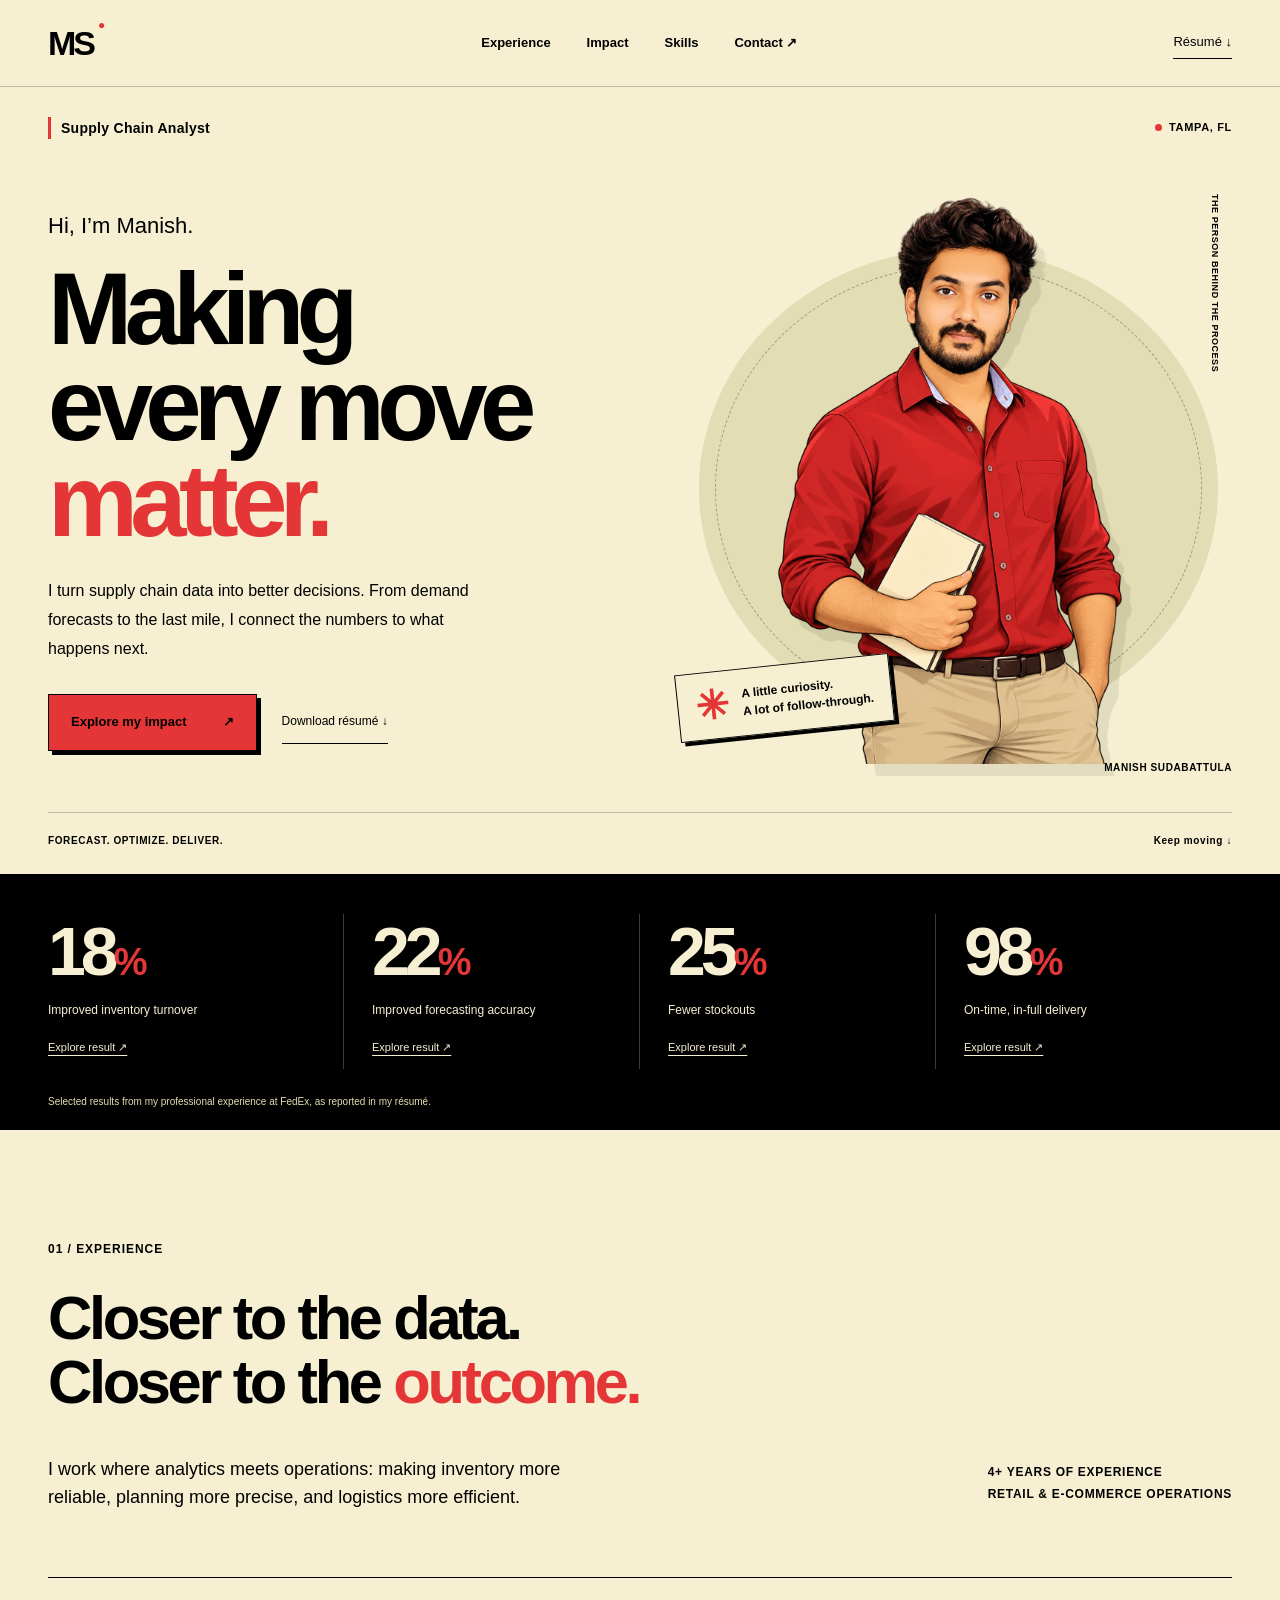
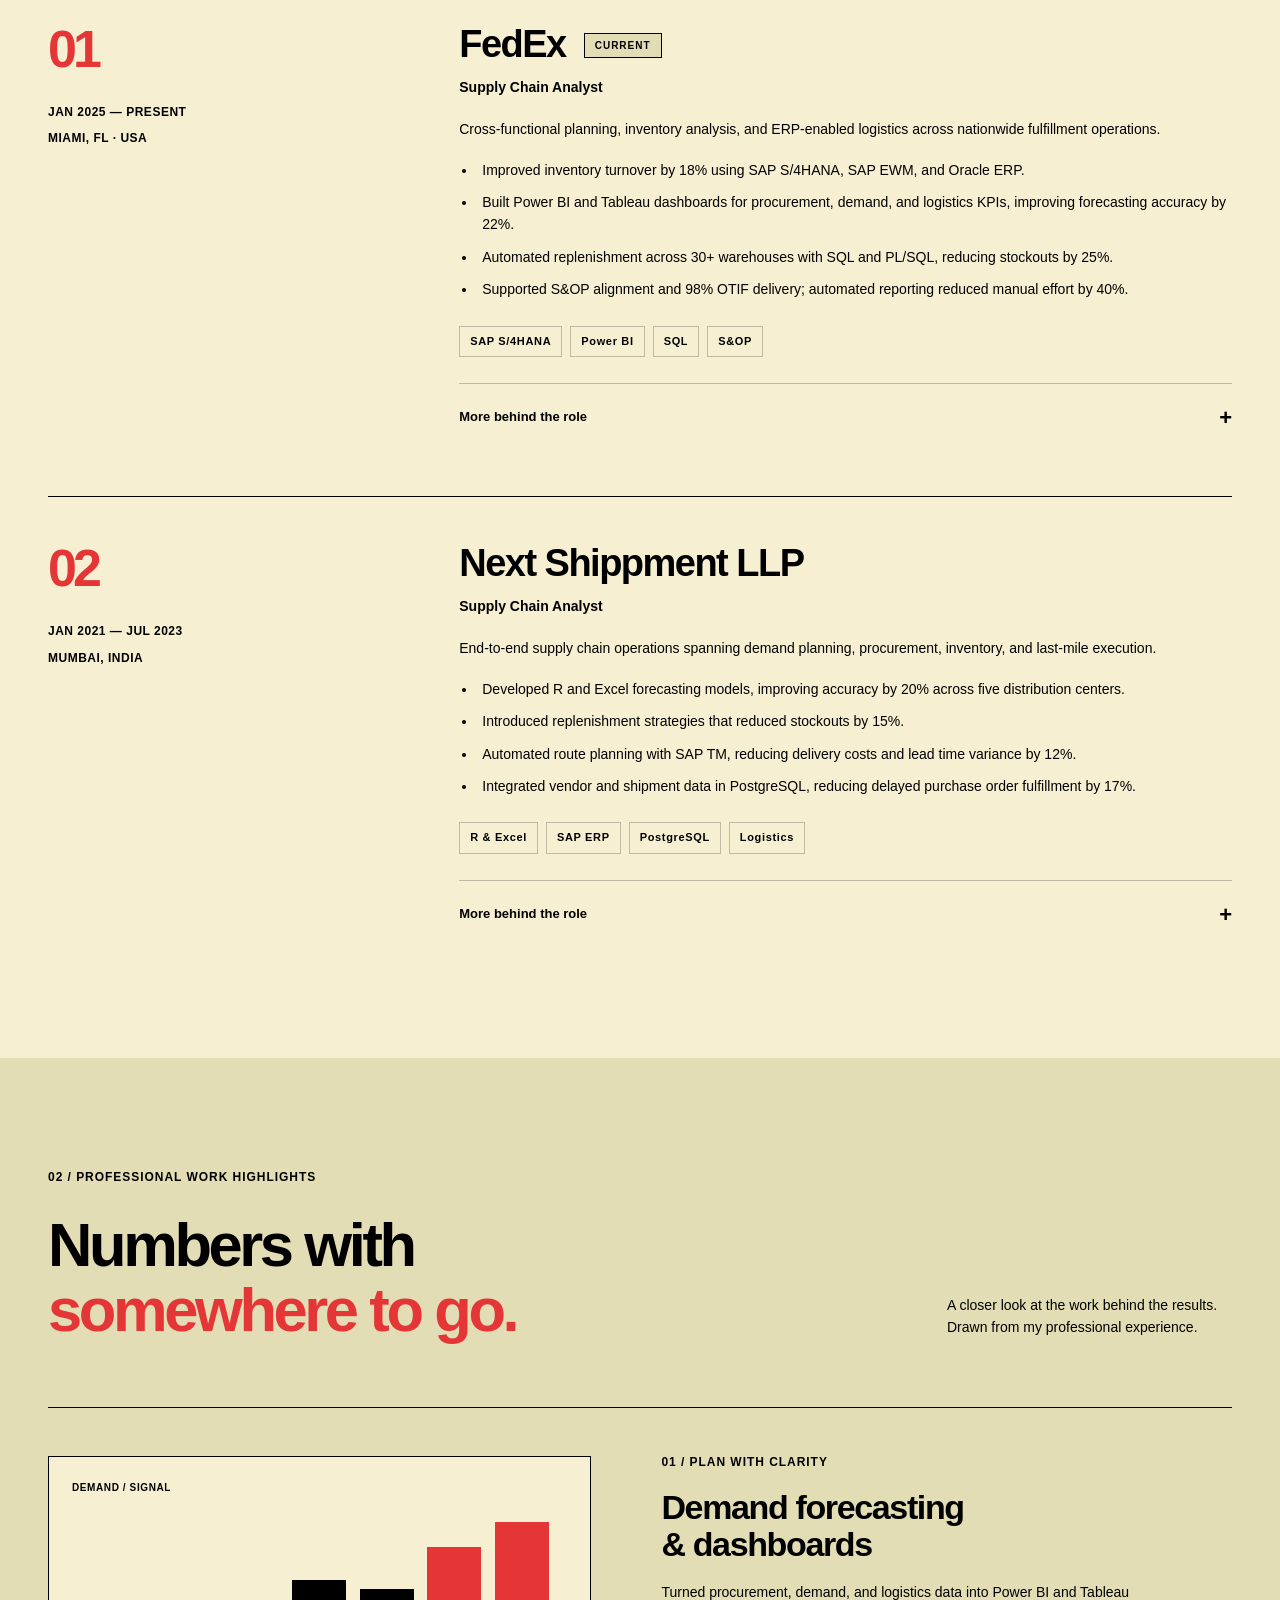
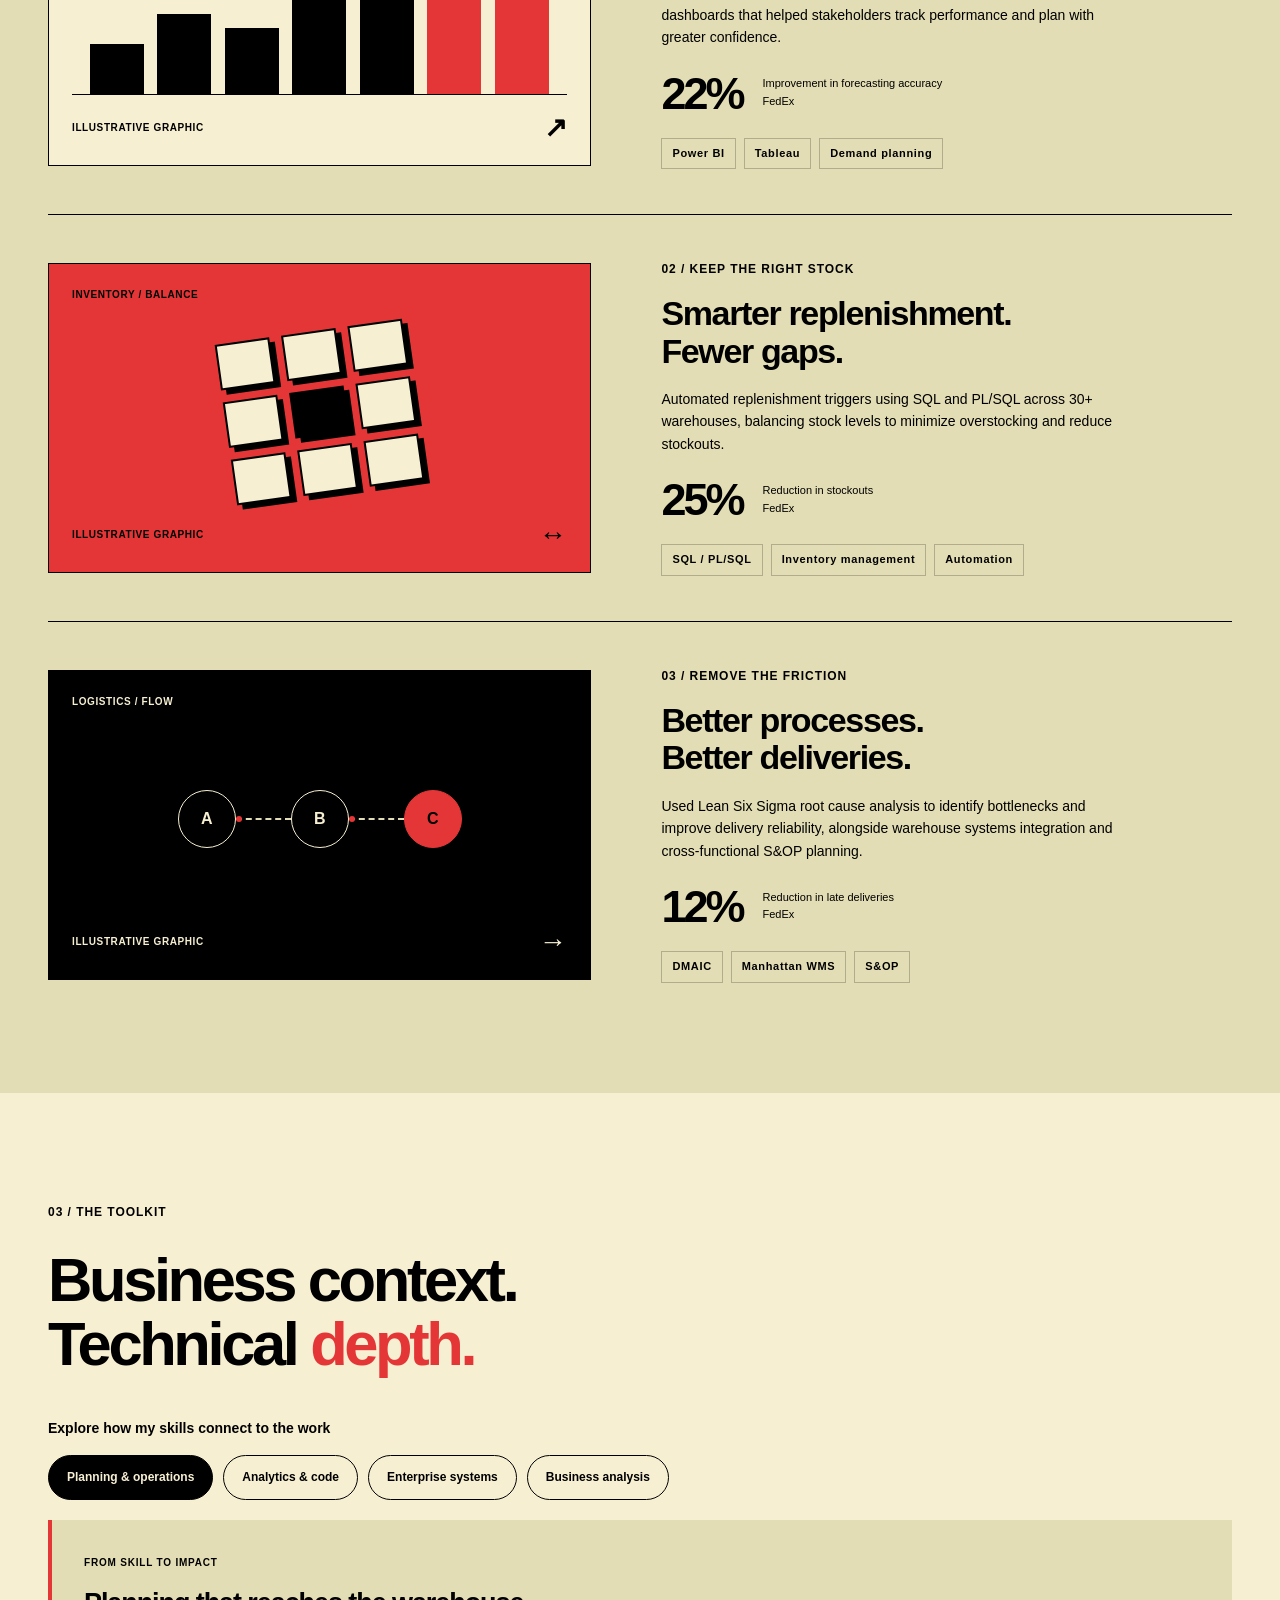
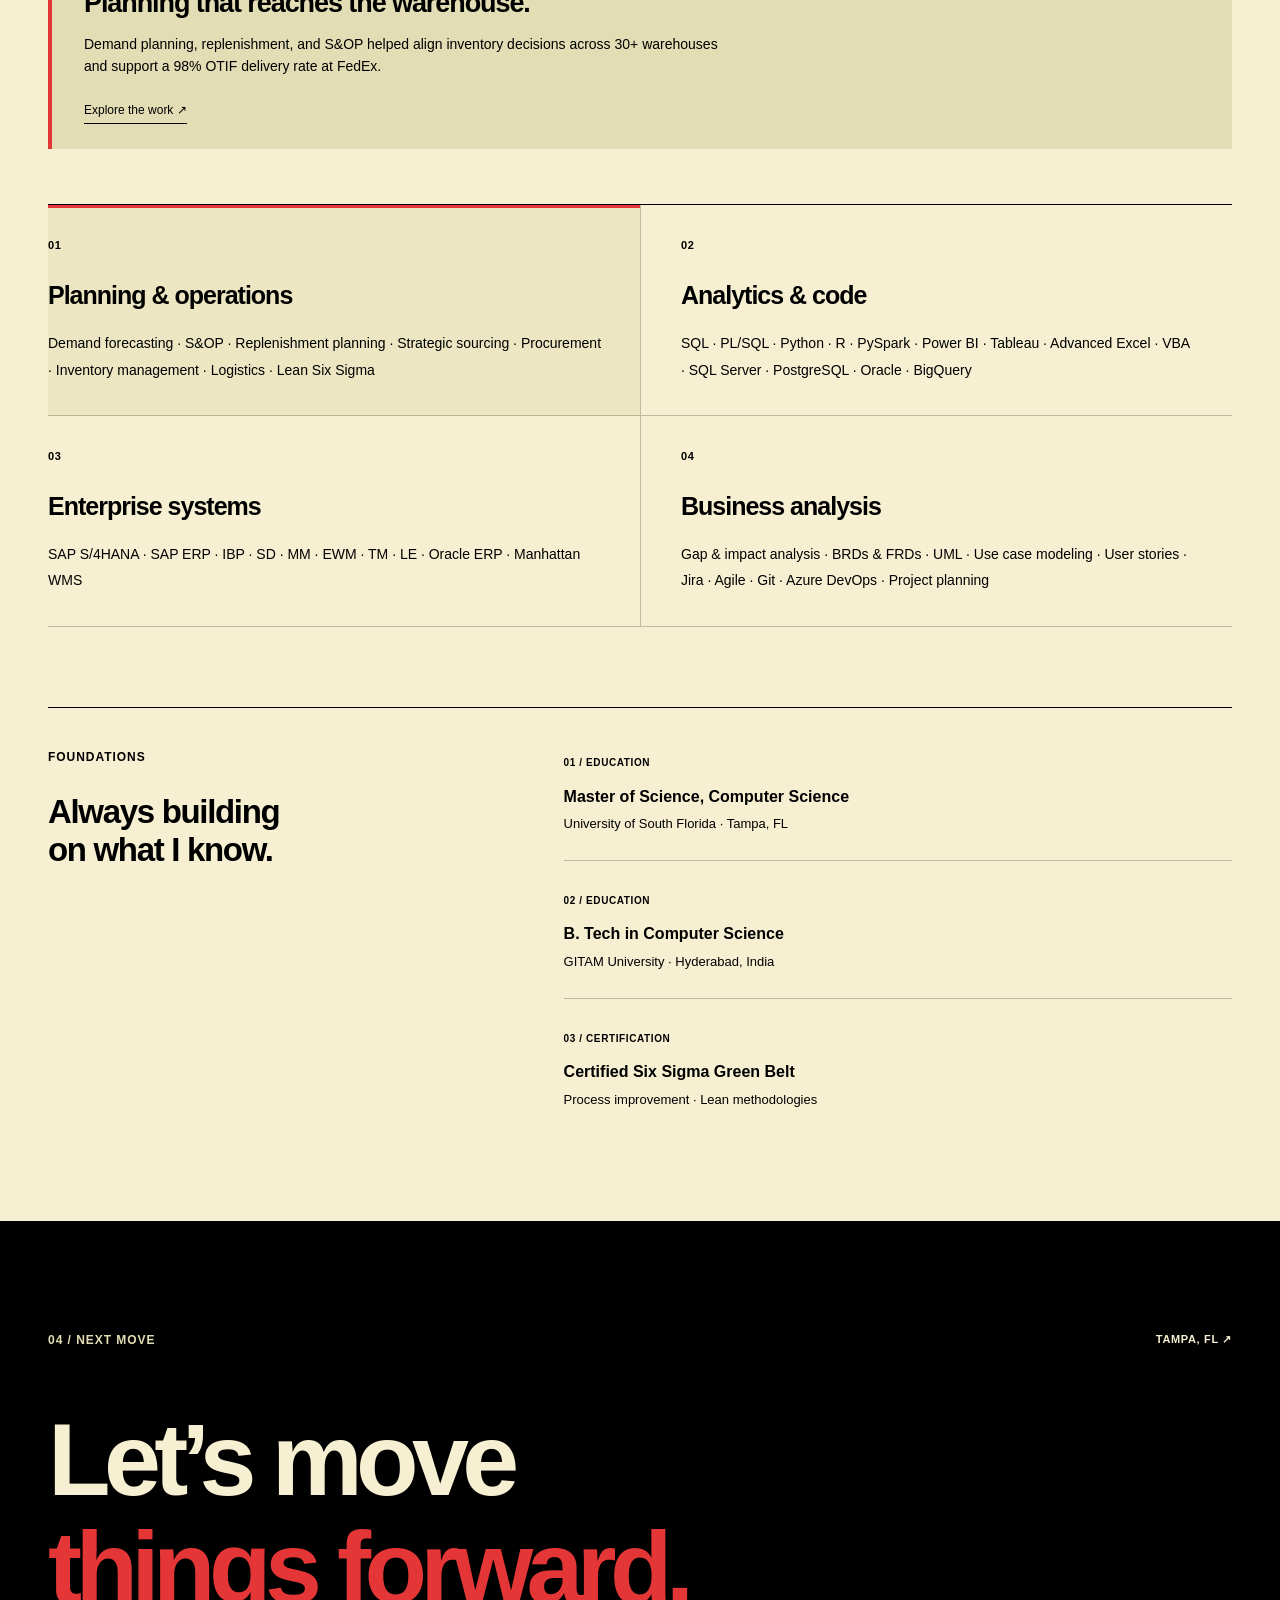
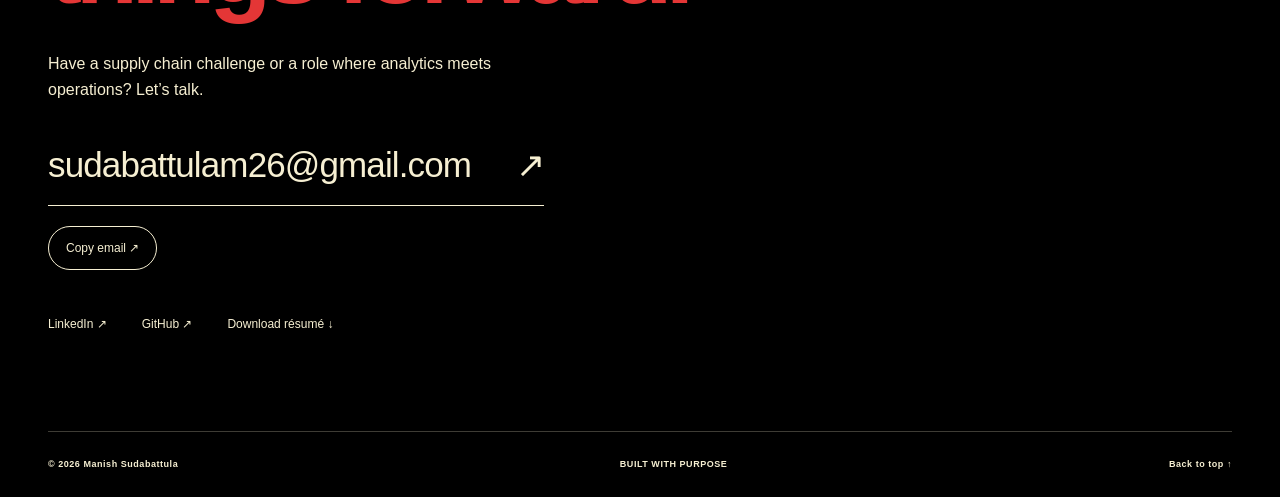
<file: index.html>
<!doctype html>
<html lang="en">
<head>
<meta charset="utf-8"><meta name="viewport" content="width=device-width, initial-scale=1">
<meta name="description" content="Manish Sudabattula — Supply Chain Analyst in Tampa, Florida. Forecasting, inventory optimization, logistics, and analytics that move operations forward.">
<meta name="theme-color" content="#F6EFD2"><title>Manish Sudabattula | Supply Chain Analyst</title>
<link rel="stylesheet" href="styles.css"><script src="script.js" defer></script>
</head>
<body>
<div class="reading-progress" aria-hidden="true"><span></span></div>
<a class="skip-link" href="#main">Skip to content</a>
<header class="header"><nav class="shell nav" aria-label="Primary navigation">
<a class="brand" href="#top" aria-label="Manish Sudabattula home">MS<span aria-hidden="true">●</span></a>
<div class="nav-links"><a href="#experience">Experience</a><a href="#impact">Impact</a><a href="#skills">Skills</a><a href="#contact">Contact ↗</a></div>
<a class="nav-resume" href="assets/manish-sudabattula-resume.docx" download>Résumé ↓</a>
</nav></header>
<main id="main">
<section class="hero shell" id="top" aria-labelledby="hero-title">
<div class="hero-topline"><span class="role-label">Supply Chain Analyst</span><span><i class="location-dot" aria-hidden="true"></i>TAMPA, FL</span></div>
<div class="hero-grid"><div class="hero-copy">
<p class="intro">Hi, I’m Manish.</p><h1 id="hero-title">Making<br>every move<br><span class="red">matter.</span></h1>
<p class="hero-description">I turn supply chain data into better decisions. From demand forecasts to the last mile, I connect the numbers to what happens next.</p>
<div class="hero-actions"><a class="button" href="#impact">Explore my impact <span aria-hidden="true">↗</span></a><a class="underlink" href="assets/manish-sudabattula-resume.docx" download>Download résumé ↓</a></div>
</div><div class="portrait-stage">
<span class="portrait-label">THE PERSON BEHIND THE PROCESS</span><div class="portrait-disc" aria-hidden="true"></div>
<div class="portrait-body"><div class="portrait-still"><img class="portrait" src="assets/manish-character.png" width="1024" height="1536" alt="Illustrated portrait of Manish with wavy black hair, a beard, and a red shirt." fetchpriority="high"></div></div>
<div class="portrait-note"><span class="note-star" aria-hidden="true">✳</span><span>A little curiosity.<br>A lot of follow-through.</span></div>
<span class="portrait-caption">MANISH SUDABATTULA</span>
</div></div>
<div class="hero-bottom"><span>FORECAST. OPTIMIZE. DELIVER.</span><a href="#experience">Keep moving ↓</a></div>
</section>
<section class="metrics" aria-label="Selected professional results"><div class="shell metrics-grid">
<div><strong>18<span>%</span></strong><p>Improved inventory turnover</p><a class="metric-link" href="#experience">Explore result ↗</a></div>
<div><strong>22<span>%</span></strong><p>Improved forecasting accuracy</p><a class="metric-link" href="#forecasting">Explore result ↗</a></div>
<div><strong>25<span>%</span></strong><p>Fewer stockouts</p><a class="metric-link" href="#inventory">Explore result ↗</a></div>
<div><strong>98<span>%</span></strong><p>On-time, in-full delivery</p><a class="metric-link" href="#logistics">Explore result ↗</a></div>
</div><p class="metrics-source shell">Selected results from my professional experience at FedEx, as reported in my résumé.</p></section>
<section class="section shell" id="experience">
<div class="section-heading"><p class="eyebrow">01 / EXPERIENCE</p><h2>Closer to the data.<br>Closer to the <span class="red">outcome.</span></h2></div>
<div class="experience-intro"><p>I work where analytics meets operations: making inventory more reliable, planning more precise, and logistics more efficient.</p><span class="small-label">4+ YEARS OF EXPERIENCE<br>RETAIL & E-COMMERCE OPERATIONS</span></div>
<div class="timeline">
<article class="job"><div class="job-meta"><span class="job-number">01</span><p>JAN 2025 — PRESENT</p><p>MIAMI, FL · USA</p></div><div class="job-content">
<h3>FedEx <span class="job-tag">CURRENT</span></h3><h4>Supply Chain Analyst</h4>
<p>Cross-functional planning, inventory analysis, and ERP-enabled logistics across nationwide fulfillment operations.</p>
<ul><li>Improved inventory turnover by 18% using SAP S/4HANA, SAP EWM, and Oracle ERP.</li><li>Built Power BI and Tableau dashboards for procurement, demand, and logistics KPIs, improving forecasting accuracy by 22%.</li><li>Automated replenishment across 30+ warehouses with SQL and PL/SQL, reducing stockouts by 25%.</li><li>Supported S&OP alignment and 98% OTIF delivery; automated reporting reduced manual effort by 40%.</li></ul>
<div class="tags"><span>SAP S/4HANA</span><span>Power BI</span><span>SQL</span><span>S&OP</span></div><details class="role-details"><summary>More behind the role <span aria-hidden="true">+</span></summary><div><p>Integrated Manhattan WMS with SAP to improve pick-and-pack efficiency and reduce shipment errors by 15%.</p><p>Created BRDs, FRDs, and UML diagrams to translate operational needs into ERP enhancements and automation specifications.</p></div></details>
</div></article>
<article class="job"><div class="job-meta"><span class="job-number">02</span><p>JAN 2021 — JUL 2023</p><p>MUMBAI, INDIA</p></div><div class="job-content">
<h3>Next Shippment LLP</h3><h4>Supply Chain Analyst</h4>
<p>End-to-end supply chain operations spanning demand planning, procurement, inventory, and last-mile execution.</p>
<ul><li>Developed R and Excel forecasting models, improving accuracy by 20% across five distribution centers.</li><li>Introduced replenishment strategies that reduced stockouts by 15%.</li><li>Automated route planning with SAP TM, reducing delivery costs and lead time variance by 12%.</li><li>Integrated vendor and shipment data in PostgreSQL, reducing delayed purchase order fulfillment by 17%.</li></ul>
<div class="tags"><span>R & Excel</span><span>SAP ERP</span><span>PostgreSQL</span><span>Logistics</span></div><details class="role-details"><summary>More behind the role <span aria-hidden="true">+</span></summary><div><p>Conducted gap analysis, change impact assessments, and project planning for SAP upgrades.</p><p>Translated business requirements into technical specifications and Jira user stories, connecting operations and development teams through Agile delivery.</p></div></details>
</div></article></div>
</section>
<section class="impact-section section" id="impact"><div class="shell">
<div class="section-heading impact-heading"><div><p class="eyebrow">02 / PROFESSIONAL WORK HIGHLIGHTS</p><h2>Numbers with<br><span class="red">somewhere to go.</span></h2></div><p>A closer look at the work behind the results. Drawn from my professional experience.</p></div>
<article class="impact-row" id="forecasting"><div class="impact-visual forecast-art" aria-hidden="true"><div class="art-top">DEMAND / SIGNAL</div><div class="bar-chart"><i style="--h:28%"></i><i style="--h:45%"></i><i style="--h:37%"></i><i style="--h:64%"></i><i style="--h:59%"></i><i style="--h:82%"></i><i style="--h:96%"></i></div><div class="art-bottom">ILLUSTRATIVE GRAPHIC <span>↗</span></div></div><div class="impact-copy"><p class="eyebrow">01 / PLAN WITH CLARITY</p><h3>Demand forecasting<br>& dashboards</h3><p>Turned procurement, demand, and logistics data into Power BI and Tableau dashboards that helped stakeholders track performance and plan with greater confidence.</p><div class="result"><strong>22%</strong><span>Improvement in forecasting accuracy<br>FedEx</span></div><div class="tags"><span>Power BI</span><span>Tableau</span><span>Demand planning</span></div></div></article>
<article class="impact-row" id="inventory"><div class="impact-visual inventory-art" aria-hidden="true"><div class="art-top">INVENTORY / BALANCE</div><div class="box-grid"><span></span><span></span><span></span><span></span><span></span><span></span><span></span><span></span><span></span></div><div class="art-bottom">ILLUSTRATIVE GRAPHIC <span>↔</span></div></div><div class="impact-copy"><p class="eyebrow">02 / KEEP THE RIGHT STOCK</p><h3>Smarter replenishment.<br>Fewer gaps.</h3><p>Automated replenishment triggers using SQL and PL/SQL across 30+ warehouses, balancing stock levels to minimize overstocking and reduce stockouts.</p><div class="result"><strong>25%</strong><span>Reduction in stockouts<br>FedEx</span></div><div class="tags"><span>SQL / PL/SQL</span><span>Inventory management</span><span>Automation</span></div></div></article>
<article class="impact-row" id="logistics"><div class="impact-visual logistics-art" aria-hidden="true"><div class="art-top">LOGISTICS / FLOW</div><div class="route"><span>A</span><i></i><span>B</span><i></i><span>C</span></div><div class="art-bottom">ILLUSTRATIVE GRAPHIC <span>→</span></div></div><div class="impact-copy"><p class="eyebrow">03 / REMOVE THE FRICTION</p><h3>Better processes.<br>Better deliveries.</h3><p>Used Lean Six Sigma root cause analysis to identify bottlenecks and improve delivery reliability, alongside warehouse systems integration and cross-functional S&OP planning.</p><div class="result"><strong>12%</strong><span>Reduction in late deliveries<br>FedEx</span></div><div class="tags"><span>DMAIC</span><span>Manhattan WMS</span><span>S&OP</span></div></div></article>
</div></section>
<section class="section shell" id="skills"><div class="section-heading"><p class="eyebrow">03 / THE TOOLKIT</p><h2>Business context.<br>Technical <span class="red">depth.</span></h2></div>
<div class="expertise-explorer" hidden><p class="explorer-label" id="explorer-label">Explore how my skills connect to the work</p><div class="expertise-controls" role="group" aria-labelledby="explorer-label"><button type="button" data-focus="planning" aria-pressed="true">Planning & operations</button><button type="button" data-focus="analytics" aria-pressed="false">Analytics & code</button><button type="button" data-focus="systems" aria-pressed="false">Enterprise systems</button><button type="button" data-focus="business" aria-pressed="false">Business analysis</button></div><div class="expertise-story" aria-live="polite" aria-atomic="true"><span class="story-label">FROM SKILL TO IMPACT</span><h3 id="expertise-title">Planning that reaches the warehouse.</h3><p id="expertise-description">Demand planning, replenishment, and S&OP helped align inventory decisions across 30+ warehouses and support a 98% OTIF delivery rate at FedEx.</p><a class="underlink" id="expertise-link" href="#inventory">Explore the work ↗</a></div></div>
<div class="skills-grid"><article><span class="skill-index">01</span><h3>Planning & operations</h3><p>Demand forecasting · S&OP · Replenishment planning · Strategic sourcing · Procurement · Inventory management · Logistics · Lean Six Sigma</p></article><article><span class="skill-index">02</span><h3>Analytics & code</h3><p>SQL · PL/SQL · Python · R · PySpark · Power BI · Tableau · Advanced Excel · VBA · SQL Server · PostgreSQL · Oracle · BigQuery</p></article><article><span class="skill-index">03</span><h3>Enterprise systems</h3><p>SAP S/4HANA · SAP ERP · IBP · SD · MM · EWM · TM · LE · Oracle ERP · Manhattan WMS</p></article><article><span class="skill-index">04</span><h3>Business analysis</h3><p>Gap & impact analysis · BRDs & FRDs · UML · Use case modeling · User stories · Jira · Agile · Git · Azure DevOps · Project planning</p></article></div>
<div class="education"><div><p class="eyebrow">FOUNDATIONS</p><h3>Always building<br>on what I know.</h3></div><div class="education-list">
<article><span>01 / EDUCATION</span><h4>Master of Science, Computer Science</h4><p>University of South Florida · Tampa, FL</p></article>
<article><span>02 / EDUCATION</span><h4>B. Tech in Computer Science</h4><p>GITAM University · Hyderabad, India</p></article>
<article><span>03 / CERTIFICATION</span><h4>Certified Six Sigma Green Belt</h4><p>Process improvement · Lean methodologies</p></article>
</div></div></section>
<section class="contact section" id="contact"><div class="shell">
<div class="contact-top"><p class="eyebrow">04 / NEXT MOVE</p><span>TAMPA, FL ↗</span></div><h2>Let’s move<br><span>things forward.</span></h2>
<p class="contact-intro">Have a supply chain challenge or a role where analytics meets operations? Let’s talk.</p>
<a class="contact-email" href="mailto:sudabattulam26@gmail.com">sudabattulam26@gmail.com <span aria-hidden="true">↗</span></a>
<div class="email-actions"><button type="button" id="copy-email" hidden>Copy email <span aria-hidden="true">↗</span></button><span id="copy-status" role="status" aria-live="polite"></span></div>
<div class="contact-links"><a href="https://www.linkedin.com/in/manishsudabattula02" target="_blank" rel="noopener noreferrer">LinkedIn ↗</a><a href="https://github.com/ManishSudabattula" target="_blank" rel="noopener noreferrer">GitHub ↗</a><a href="assets/manish-sudabattula-resume.docx" download>Download résumé ↓</a></div>
<footer><span>© <span id="year">2026</span> Manish Sudabattula</span><span>BUILT WITH PURPOSE</span><a href="#top">Back to top ↑</a></footer>
</div></section>
</main></body></html>
</file>
<file: styles.css>
:root {
  --cream:#F6EFD2;
  --khaki:#E2DDB4;
  --red:#E43636;
  --black:#000000;
  --line:rgba(0,0,0,.22)
}
* {
  box-sizing:border-box
}
html {
  scroll-behavior:smooth;
  scroll-padding-top:24px
}
body {
  margin:0;
  background:var(--cream);
  color:var(--black);
  font-family:Arial,Helvetica,sans-serif;
  line-height:1.6
}
a {
  color:inherit;
  text-decoration:none
}
a:focus-visible {
  outline:3px solid var(--red);
  outline-offset:6px
}
::selection {
  background:var(--red);
  color:var(--black)
}
.shell {
  width:min(1280px,calc(100% - 96px));
  margin-inline:auto
}
.red {
  color:var(--red)
}
.skip-link {
  position:fixed;
  top:12px;
  left:12px;
  z-index:99;
  background:var(--black);
  color:var(--cream);
  padding:12px 20px;
  transform:translateY(-160%)
}
.skip-link:focus {
  transform:none
}
.header {
  border-bottom:1px solid var(--line)
}
.nav {
  min-height:100px;
  display:flex;
  align-items:center;
  justify-content:space-between;
  gap:30px
}
.brand {
  font-size:34px;
  font-weight:900;
  letter-spacing:-3px
}
.brand span {
  font-size:12px;
  letter-spacing:0;
  vertical-align:top;
  margin-left:5px
}
.nav-links {
  display:flex;
  gap:36px;
  font-size:13px;
  font-weight:700
}
.nav-links a,.nav-resume,.underlink,.contact-links a {
  transition:color .2s
}
.nav-links a:hover,.nav-resume:hover,.underlink:hover {
  color:var(--red)
}
.nav-resume {
  font-size:13px;
  border-bottom:1px solid;
  padding:5px 0
}
.hero {
  padding-top:30px
}
.hero-topline,.hero-bottom,.portrait-label,.portrait-caption,.small-label,.eyebrow,.job-meta,.tags,.art-top,.art-bottom,.skill-index,.education-list article>span,.contact-top>span,footer {
  font-family:'Courier New',monospace;
  font-size:11px;
  font-weight:700;
  letter-spacing:1px
}
.hero-topline {
  display:flex;
  justify-content:space-between
}
.location-dot {
  display:inline-block;
  width:7px;
  height:7px;
  background:var(--red);
  border-radius:50%;
  margin-right:7px
}
.hero-grid {
  display:grid;
  grid-template-columns:1.12fr 1fr;
  gap:24px;
  align-items:center;
  padding:55px 0 48px
}
.intro {
  font-size:22px;
  margin:0 0 18px
}
h1,h2,h3,h4,p {
  margin-top:0
}
h1 {
  font-size:clamp(68px,7.9vw,112px);
  letter-spacing:-.075em;
  line-height:.95;
  margin-bottom:28px;
  font-weight:900
}
.hero-description {
  max-width:435px;
  font-size:16px;
  line-height:1.8
}
.hero-actions {
  display:flex;
  align-items:center;
  gap:25px;
  flex-wrap:wrap;
  margin-top:30px
}
.button {
  display:inline-flex;
  gap:36px;
  align-items:center;
  background:var(--red);
  color:var(--black);
  padding:17px 22px;
  font-size:13px;
  font-weight:700;
  border:1px solid var(--black);
  box-shadow:4px 4px 0 var(--black);
  transition:transform .2s,box-shadow .2s
}
.button:hover {
  transform:translate(2px,2px);
  box-shadow:2px 2px 0 var(--black)
}
.underlink {
  font-size:12px;
  border-bottom:1px solid;
  padding:6px 0
}
.portrait-stage {
  position:relative;
  height:570px;
  display:grid;
  place-items:center;
  isolation:isolate
}
.portrait-disc {
  position:absolute;
  width:95%;
  aspect-ratio:1;
  border-radius:50%;
  background:var(--khaki);
  z-index:-1;
  bottom:35px;
  max-height:480px
}
.portrait-disc:after {
  content:'';
  position:absolute;
  inset:16px;
  border:1px dashed rgba(0,0,0,.3);
  border-radius:50%
}
.portrait-label {
  position:absolute;
  top:0;
  right:10px;
  font-size:9px;
  writing-mode:vertical-rl
}


.portrait {
  width:100%;
  height:100%;
  object-fit:contain;
  object-position:center bottom;
  filter:drop-shadow(10px 12px 0 rgba(0,0,0,.08))
}
.portrait-note {
  position:absolute;
  bottom:32px;
  left:-8px;
  background:var(--cream);
  border:1px solid var(--black);
  box-shadow:4px 4px 0 var(--black);
  padding:13px 17px;
  display:flex;
  align-items:center;
  gap:13px;
  transform:rotate(-6deg);
  font-size:12px;
  font-weight:700;
  line-height:1.5
}
.note-star {
  color:var(--red);
  font-size:40px;
  line-height:1
}
.portrait-caption {
  position:absolute;
  bottom:-12px;
  right:0;
  font-size:9px
}
.hero-bottom {
  border-top:1px solid var(--line);
  display:flex;
  justify-content:space-between;
  padding:20px 0 25px;
  font-size:10px
}
.hero-bottom a {
  display:flex;
  gap:22px
}
.metrics {
  background:var(--black);
  color:var(--cream);
  padding:40px 0 20px
}
.metrics-grid {
  display:grid;
  grid-template-columns:repeat(4,1fr)
}
.metrics-grid>div {
  padding:0 28px;
  border-right:1px solid rgba(246,239,210,.25)
}
.metrics-grid>div:first-child {
  padding-left:0
}
.metrics-grid>div:last-child {
  border:0
}
.metrics strong {
  font-size:68px;
  letter-spacing:-5px;
  line-height:1.1;
  font-weight:800
}
.metrics strong span {
  color:var(--red);
  font-size:38px;
  letter-spacing:-2px
}
.metrics p {
  font-size:12px;
  margin:12px 0 0
}
.metrics .metrics-source {
  font-size:10px;
  color:var(--khaki);
  margin:25px auto 0
}
.section {
  padding-top:110px;
  padding-bottom:110px
}
.eyebrow {
  font-size:10px;
  margin-bottom:26px
}
h2 {
  font-size:clamp(42px,4.8vw,68px);
  letter-spacing:-.055em;
  line-height:1.05;
  margin-bottom:35px
}
h3 {
  letter-spacing:-.04em
}
.experience-intro {
  display:flex;
  align-items:center;
  justify-content:space-between;
  gap:50px;
  margin:40px 0 65px
}
.experience-intro>p {
  max-width:560px;
  font-size:18px;
  margin:0
}
.small-label {
  line-height:1.9
}
.job {
  display:grid;
  grid-template-columns:1fr 2.2fr;
  gap:60px;
  padding:45px 0;
  border-top:1px solid var(--black)
}
.job:last-child {
  padding-bottom:0
}
.job-number {
  display:block;
  color:var(--red);
  font-size:52px;
  line-height:1;
  margin-bottom:28px;
  letter-spacing:-4px
}
.job-meta p {
  font-size:10px;
  letter-spacing:.5px;
  margin-bottom:7px
}
.job h3 {
  font-size:38px;
  line-height:1.15;
  margin-bottom:9px;
  display:flex;
  gap:18px;
  align-items:center;
  flex-wrap:wrap
}
.job-tag {
  font:9px 'Courier New',monospace;
  letter-spacing:1px;
  border:1px solid var(--black);
  background:var(--khaki);
  padding:6px 10px
}
.job h4 {
  font-size:14px;
  margin-bottom:20px
}
.job-content>p,.job li {
  font-size:14px
}
.job ul {
  padding-left:18px;
  margin:18px 0 25px
}
.job li {
  padding-left:5px;
  margin-bottom:10px
}
.tags {
  display:flex;
  flex-wrap:wrap;
  gap:8px;
  font-size:9px;
  letter-spacing:0
}
.tags span {
  border:1px solid var(--line);
  padding:6px 10px
}
.impact-section {
  background:var(--khaki)
}
.impact-heading {
  display:flex;
  gap:70px;
  justify-content:space-between;
  align-items:flex-end;
  margin-bottom:65px
}
.impact-heading h2 {
  margin-bottom:0
}
.impact-heading>p {
  max-width:285px;
  font-size:14px;
  margin-bottom:4px
}
.impact-row {
  display:grid;
  grid-template-columns:1fr 1.05fr;
  gap:70px;
  padding:45px 0;
  border-top:1px solid var(--black);
  align-items:center
}
.impact-row:last-child {
  padding-bottom:0
}
.impact-visual {
  height:310px;
  position:relative;
  border:1px solid var(--black);
  background:var(--cream);
  padding:23px;
  display:flex;
  flex-direction:column;
  justify-content:space-between;
  overflow:hidden
}
.art-top,.art-bottom {
  font-size:9px
}
.art-bottom {
  display:flex;
  justify-content:space-between;
  align-items:center
}
.art-bottom span {
  font-size:28px;
  line-height:1
}
.bar-chart {
  display:flex;
  align-items:flex-end;
  gap:13px;
  height:180px;
  border-bottom:1px solid var(--black);
  padding:0 18px
}
.bar-chart i {
  height:var(--h);
  flex:1;
  background:var(--black)
}
.bar-chart i:nth-last-child(-n+2) {
  background:var(--red)
}
.inventory-art {
  background:var(--red)
}
.box-grid {
  display:grid;
  grid-template-columns:repeat(3,55px);
  gap:12px;
  justify-content:center;
  transform:rotate(-8deg)
}
.box-grid span {
  height:46px;
  background:var(--cream);
  border:2px solid var(--black);
  box-shadow:5px 5px 0 var(--black)
}
.box-grid span:nth-child(5) {
  background:var(--black)
}
.logistics-art {
  background:var(--black);
  color:var(--cream)
}
.route {
  display:flex;
  align-items:center;
  justify-content:center
}
.route span {
  border:1px solid var(--cream);
  border-radius:50%;
  width:58px;
  height:58px;
  display:grid;
  place-items:center;
  font-weight:700
}
.route span:last-child {
  background:var(--red);
  border-color:var(--red);
  color:var(--black)
}
.route i {
  width:55px;
  border-top:2px dashed var(--khaki)
}
.impact-copy .eyebrow {
  margin-bottom:16px
}
.impact-copy h3 {
  font-size:34px;
  line-height:1.1;
  margin-bottom:18px
}
.impact-copy>p:not(.eyebrow) {
  font-size:14px;
  max-width:475px
}
.result {
  display:flex;
  align-items:center;
  gap:20px;
  margin:22px 0
}
.result strong {
  font-size:45px;
  line-height:1;
  letter-spacing:-3px
}
.result span {
  font-size:11px;
  line-height:1.6
}
.skills-grid {
  display:grid;
  grid-template-columns:repeat(2,1fr);
  gap:0;
  margin-top:55px;
  border-top:1px solid var(--black)
}
.skills-grid article {
  padding:32px 35px 32px 0;
  border-bottom:1px solid var(--line)
}
.skills-grid article:nth-child(even) {
  padding-left:40px;
  border-left:1px solid var(--line)
}
.skill-index {
  display:block;
  color:var(--red);
  margin-bottom:20px
}
.skills-grid h3 {
  font-size:25px;
  margin-bottom:15px
}
.skills-grid p {
  font-size:14px;
  line-height:1.9;
  margin:0
}
.education {
  display:grid;
  grid-template-columns:1fr 1.5fr;
  gap:70px;
  margin-top:80px;
  padding-top:40px;
  border-top:1px solid var(--black)
}
.education h3 {
  font-size:33px;
  line-height:1.15
}
.education-list article {
  padding:0 0 25px;
  margin-bottom:25px;
  border-bottom:1px solid var(--line)
}
.education-list article:last-child {
  margin-bottom:0;
  padding-bottom:0;
  border:0
}
.education-list article>span {
  font-size:9px
}
.education h4 {
  font-size:16px;
  margin:10px 0 5px
}
.education-list p {
  font-size:13px;
  margin:0
}
.contact {
  background:var(--black);
  color:var(--cream);
  padding-bottom:0
}
.contact-top {
  display:flex;
  justify-content:space-between
}
.contact-top .eyebrow {
  color:var(--khaki)
}
.contact h2 {
  font-size:clamp(54px,8vw,110px);
  letter-spacing:-.065em;
  margin:30px 0
}
.contact h2>span {
  color:var(--red)
}
.contact-intro {
  font-size:16px;
  max-width:460px;
  margin-bottom:35px
}
.contact-email {
  display:inline-flex;
  align-items:center;
  gap:45px;
  font-size:clamp(17px,2.8vw,35px);
  letter-spacing:-.025em;
  border-bottom:1px solid var(--cream);
  padding-bottom:12px;
  overflow-wrap:anywhere
}
.contact-links {
  display:flex;
  flex-wrap:wrap;
  gap:35px;
  font-size:12px;
  margin-top:32px
}
.contact-links a:hover {
  color:var(--khaki)
}
footer {
  border-top:1px solid rgba(246,239,210,.25);
  margin-top:85px;
  padding:25px 0;
  display:flex;
  justify-content:space-between;
  gap:20px;
  font-size:9px;
  letter-spacing:.4px
}
footer a {
  white-space:nowrap
}


.skill-index {
  color:var(--black)
}
.nav-links a:hover,.nav-resume:hover,.underlink:hover {
  color:var(--black);
  text-decoration:underline;
  text-decoration-color:var(--red);
  text-underline-offset:5px
}
@media(min-width:1500px) {
  .hero-grid {
    padding-top:65px;
    padding-bottom:65px
  }
  .portrait-stage {
    height:630px
  }
}
@media(max-width:1000px) {
  .shell {
    width:calc(100% - 56px)
  }
  .nav-links {
    gap:22px
  }
  .hero-grid {
    gap:12px
  }
  .portrait-stage {
    height:470px
  }
  .portrait-note {
    font-size:10px;
    padding:10px;
    left:0
  }
  .hero-actions {
    gap:20px
  }
  .metrics strong {
    font-size:54px
  }
  .metrics-grid>div {
    padding:0 18px
  }
  .impact-row {
    gap:35px
  }
  .impact-visual {
    height:290px
  }
  .impact-heading {
    gap:30px
  }
  .job {
    gap:30px
  }
  .section {
    padding-top:80px;
    padding-bottom:80px
  }
  .contact {
    padding-bottom:0
  }
  .portrait-label {
    font-size:8px
  }
  .hero-description {
    font-size:14px
  }
}
@media(max-width:700px) {
  .shell {
    width:calc(100% - 40px)
  }
  .nav {
    min-height:85px;
    gap:18px;
    flex-wrap:wrap;
    padding:14px 0
  }
  .brand {
    font-size:28px
  }
  .nav-links {
    order:3;
    width:100%;
    justify-content:space-between;
    gap:12px;
    font-size:11px
  }
  .nav-resume {
    font-size:11px
  }
  .hero {
    padding-top:22px
  }
  .hero-topline {
    font-size:9px;
    letter-spacing:.5px
  }
  .hero-grid {
    grid-template-columns:1fr;
    padding-top:35px;
    padding-bottom:30px;
    gap:35px
  }
  .intro {
    font-size:18px
  }
  h1 {
    font-size:clamp(65px,14.5vw,100px)
  }
  .hero-description {
    max-width:440px;
    font-size:15px
  }
  .hero-actions {
    margin-top:25px
  }
  .portrait-stage {
    height:440px;
    width:min(100%,440px);
    margin:auto
  }
  .portrait-disc {
    width:90%;
    max-height:370px
  }
  .portrait-label {
    right:0
  }
  .portrait-note {
    left:10px;
    bottom:30px;
    font-size:11px
  }
  .hero-bottom {
    font-size:8px;
    letter-spacing:.5px
  }
  .metrics {
    padding-top:30px
  }
  .metrics-grid {
    grid-template-columns:repeat(2,1fr);
    gap:28px 0
  }
  .metrics-grid>div {
    padding:0 0 0 20px
  }
  .metrics-grid>div:nth-child(odd) {
    padding-left:0;
    border-right:1px solid rgba(246,239,210,.25)
  }
  .metrics-grid>div:nth-child(even) {
    border:0
  }
  .metrics strong {
    font-size:56px
  }
  .metrics strong span {
    font-size:30px
  }
  .metrics p {
    font-size:10px
  }
  .metrics .metrics-source {
    line-height:1.8;
    font-size:9px
  }
  .section {
    padding-top:65px;
    padding-bottom:65px
  }
  h2 {
    font-size:43px
  }
  .eyebrow {
    font-size:9px;
    margin-bottom:22px
  }
  .experience-intro {
    display:block;
    margin:28px 0 40px
  }
  .experience-intro>p {
    font-size:16px;
    margin-bottom:20px
  }
  .small-label {
    font-size:9px
  }
  .job {
    grid-template-columns:1fr;
    gap:20px;
    padding-top:30px;
    padding-bottom:35px
  }
  .job-meta {
    display:flex;
    gap:16px;
    align-items:center;
    flex-wrap:wrap
  }
  .job-meta p {
    font-size:9px;
    margin:0
  }
  .job-number {
    font-size:28px;
    margin:0;
    letter-spacing:-2px
  }
  .job h3 {
    font-size:30px
  }
  .job-content>p,.job li {
    font-size:13px
  }
  .impact-heading {
    display:block;
    margin-bottom:35px
  }
  .impact-heading>p {
    margin-top:25px;
    max-width:100%
  }
  .impact-row {
    grid-template-columns:1fr;
    gap:28px;
    padding:30px 0
  }
  .impact-visual {
    height:275px
  }
  .impact-copy h3 {
    font-size:32px
  }
  .skills-grid {
    grid-template-columns:1fr;
    margin-top:35px
  }
  .skills-grid article,.skills-grid article:nth-child(even) {
    padding:25px 0;
    border-left:0
  }
  .education {
    grid-template-columns:1fr;
    gap:25px;
    margin-top:50px
  }
  .education h3 {
    margin-bottom:0
  }
  .contact {
    padding-bottom:0
  }
  .contact-top>span {
    font-size:9px
  }
  .contact h2 {
    font-size:clamp(48px,10.4vw,74px)
  }
  .contact-intro {
    font-size:14px
  }
  .contact-email {
    gap:16px;
    font-size:clamp(16px,4.5vw,25px)
  }
  .contact-links {
    gap:24px;
    font-size:11px
  }
  footer {
    flex-wrap:wrap;
    margin-top:60px;
    font-size:8px
  }
  footer>span:nth-child(2) {
    display:none
  }
}

@media(prefers-reduced-motion:reduce) {
  html {
    scroll-behavior:auto
  }
  *,*:before,*:after {
    animation:none!important;
    transition:none!important
  }

}

.brand span { color: var(--red); }

/* Typography, character motion, and accessible interactions. */
:root { --header-height: 86px; }
html { scroll-padding-top: calc(var(--header-height) + 24px); }
body { overflow-wrap: break-word; }
button, summary { font: inherit; }
button { cursor: pointer; color: inherit; }
button:focus-visible, summary:focus-visible { outline: 3px solid var(--red); outline-offset: 5px; }
[hidden] { display: none !important; }
.header { position: sticky; top: 0; z-index: 50; background: var(--cream); }
.nav { min-height: var(--header-height); }
.nav-links a { min-height: 44px; display: inline-flex; align-items: center; position: relative; }
.nav-links a::after { content: ""; position: absolute; bottom: 7px; left: 0; width: 0; height: 2px; background: var(--red); transition: width .25s; }
.nav-links a:hover::after, .nav-links a[aria-current="location"]::after { width: 100%; }
.nav-links a:hover { text-decoration: none; }
.reading-progress { position: fixed; inset: 0 0 auto; height: 3px; z-index: 60; pointer-events: none; }
.reading-progress span { display: block; width: 100%; height: 100%; background: var(--red); transform: scaleX(0); transform-origin: left; }
.hero-topline, .hero-bottom, .portrait-label, .portrait-caption, .small-label,
.eyebrow, .job-meta, .tags, .art-top, .art-bottom, .skill-index,
.education-list article > span, .contact-top > span, footer {
  font-family: Arial, Helvetica, sans-serif;
  letter-spacing: .06em;
}
.hero-topline { align-items: center; gap: 16px; }
.role-label { font-size: 14px; font-weight: 800; letter-spacing: .02em; text-transform: none; border-left: 3px solid var(--red); padding-left: 10px; }
.eyebrow { font-size: 12px; letter-spacing: .08em; }
.small-label, .job-meta p { font-size: 12px; }
.tags { font-size: 11px; }
.job-tag { font-family: Arial, Helvetica, sans-serif; font-size: 10px; font-weight: 700; }
.art-top, .art-bottom, .education-list article > span, .portrait-caption { font-size: 10px; }
.hero-copy { animation: editorial-in .65s both; }
.portrait-body { position: absolute; inset: 0; animation: character-float 5s ease-in-out infinite; }
.portrait-still { height: 100%; transition: transform .3s ease-out; }
.metrics-grid > div { position: relative; transition: background .25s; }
.metrics-grid > div:hover { background: rgba(246,239,210,.05); }
.metric-link { display: inline-flex; min-height: 44px; align-items: center; gap: 8px; font-size: 11px; margin-top: 5px; text-decoration: underline; text-underline-offset: 4px; }
.role-details { margin-top: 26px; border-top: 1px solid var(--line); }
.role-details summary { list-style: none; display: flex; justify-content: space-between; align-items: center; padding: 16px 0; min-height: 48px; font-size: 13px; font-weight: 700; cursor: pointer; }
.role-details summary::-webkit-details-marker { display: none; }
.role-details summary span { font-size: 22px; transition: transform .2s; }
.role-details[open] summary span { transform: rotate(45deg); }
.role-details > div { padding: 0 0 8px; max-width: 600px; }
.role-details p { font-size: 14px; }
.job, .impact-row, .skills-grid article, .education-list article { scroll-margin-top: 110px; }
.is-revealed { animation: editorial-in .6s both; }
.impact-row.is-revealed .bar-chart i { transform-origin: bottom; animation: grow-bar .8s both; }
.impact-row.is-revealed .bar-chart i:nth-child(2n) { animation-delay: .08s; }
.impact-row.is-revealed .box-grid span { animation: settle-box .6s both; }
.impact-row.is-revealed .box-grid span:nth-child(3n) { animation-delay: .12s; }
.impact-row.is-revealed .route i { position: relative; }
.impact-row.is-revealed .route i::after { content: ""; position: absolute; top: -4px; left: 0; height: 6px; width: 6px; border-radius: 50%; background: var(--red); animation: route-signal 1.2s 2; }
.expertise-explorer { margin-top: 40px; }
.explorer-label { font-size: 14px; margin-bottom: 16px; font-weight: 700; }
.expertise-controls { display: flex; flex-wrap: wrap; gap: 10px; }
.expertise-controls button { padding: 12px 18px; min-height: 44px; background: transparent; border: 1px solid var(--black); border-radius: 30px; font-size: 12px; font-weight: 700; transition: background .2s, color .2s; }
.expertise-controls button[aria-pressed="true"] { background: var(--black); color: var(--cream); }
.expertise-controls button:hover:not([aria-pressed="true"]) { background: var(--khaki); }
.expertise-story { margin-top: 20px; padding: 28px 32px; background: var(--khaki); border-left: 4px solid var(--red); }
.story-label { font-size: 10px; font-weight: 700; letter-spacing: .08em; }
.expertise-story h3 { font-size: 27px; line-height: 1.15; margin: 14px 0; }
.expertise-story p { max-width: 650px; font-size: 14px; margin-bottom: 18px; }
.skills-grid article { transition: background .3s, box-shadow .3s; }
.skills-grid article.is-highlighted { background: rgba(226,221,180,.5); box-shadow: inset 0 3px var(--red); }
.email-actions { display: flex; align-items: center; flex-wrap: wrap; gap: 15px; margin-top: 20px; }
#copy-email { background: transparent; color: var(--cream); border: 1px solid var(--cream); border-radius: 30px; font-size: 12px; padding: 10px 17px; min-height: 44px; }
#copy-email:hover { background: var(--cream); color: var(--black); }
#copy-status { font-size: 12px; }
.hero-actions a, .contact-links a { min-height: 44px; display: inline-flex; align-items: center; }
.contact-email { max-width: 100%; }
@keyframes editorial-in { from { opacity: 0; transform: translateY(14px); } to { opacity: 1; transform: translateY(0); } }
@keyframes grow-bar { from { transform: scaleY(.08); } to { transform: scaleY(1); } }
@keyframes settle-box { from { opacity: .3; transform: scale(.9); } to { opacity: 1; transform: scale(1); } }
@keyframes route-signal { from { left: 0; } to { left: calc(100% - 6px); } }

@media (max-width: 1000px) {
  .hero-grid { grid-template-columns: 1.1fr 1fr; }
  .hero-topline { font-size: 11px; }
  .portrait-note { bottom: 10px; }
}
@media (max-width: 700px) {
  :root { --header-height: 106px; }
  .nav { padding: 8px 0 0; gap: 4px 16px; }
  .nav-links { font-size: 12px; gap: 6px; }
  .nav-resume { min-height: 44px; display: inline-flex; align-items: center; }
  .hero-topline { flex-wrap: wrap; gap: 10px; font-size: 10px; }
  .role-label { font-size: 13px; }
  .hero-grid { grid-template-columns: 1fr; gap: 26px; }
  h1 { font-size: clamp(57px, 13.5vw, 95px); }
  h2 { font-size: clamp(35px, 9.7vw, 43px); }
  .portrait-stage { height: clamp(340px, 110vw, 440px); margin-top: 20px; }
  .portrait-label { font-size: 9px; top: 90px; }
  .portrait-note { left: 0; bottom: 15px; }
  .portrait-caption { font-size: 9px; }
  .eyebrow { font-size: 11px; }
  .small-label, .job-meta p { font-size: 11px; }
  .hero-bottom { font-size: 9px; }
  .metrics .metrics-source { font-size: 10px; }
  .expertise-controls { gap: 8px; }
  .expertise-controls button { flex: 1 1 calc(50% - 8px); padding: 10px 12px; font-size: 11px; }
  .expertise-story { padding: 24px 20px; }
  .expertise-story h3 { font-size: 24px; }
  .contact-links { gap: 12px 24px; }
  footer { font-size: 10px; }
  .job h3 { overflow-wrap: anywhere; }
}
@media (prefers-reduced-motion: reduce) {
  .impact-row.is-revealed .route i::after { display: none; }
}

@keyframes character-float { 50% { transform: translateY(-9px); } }
@media (hover: none), (pointer: coarse) { .portrait-body { animation: none; } }
@media (prefers-reduced-motion: reduce) { .portrait-still { transform: none !important; } }
</file>
